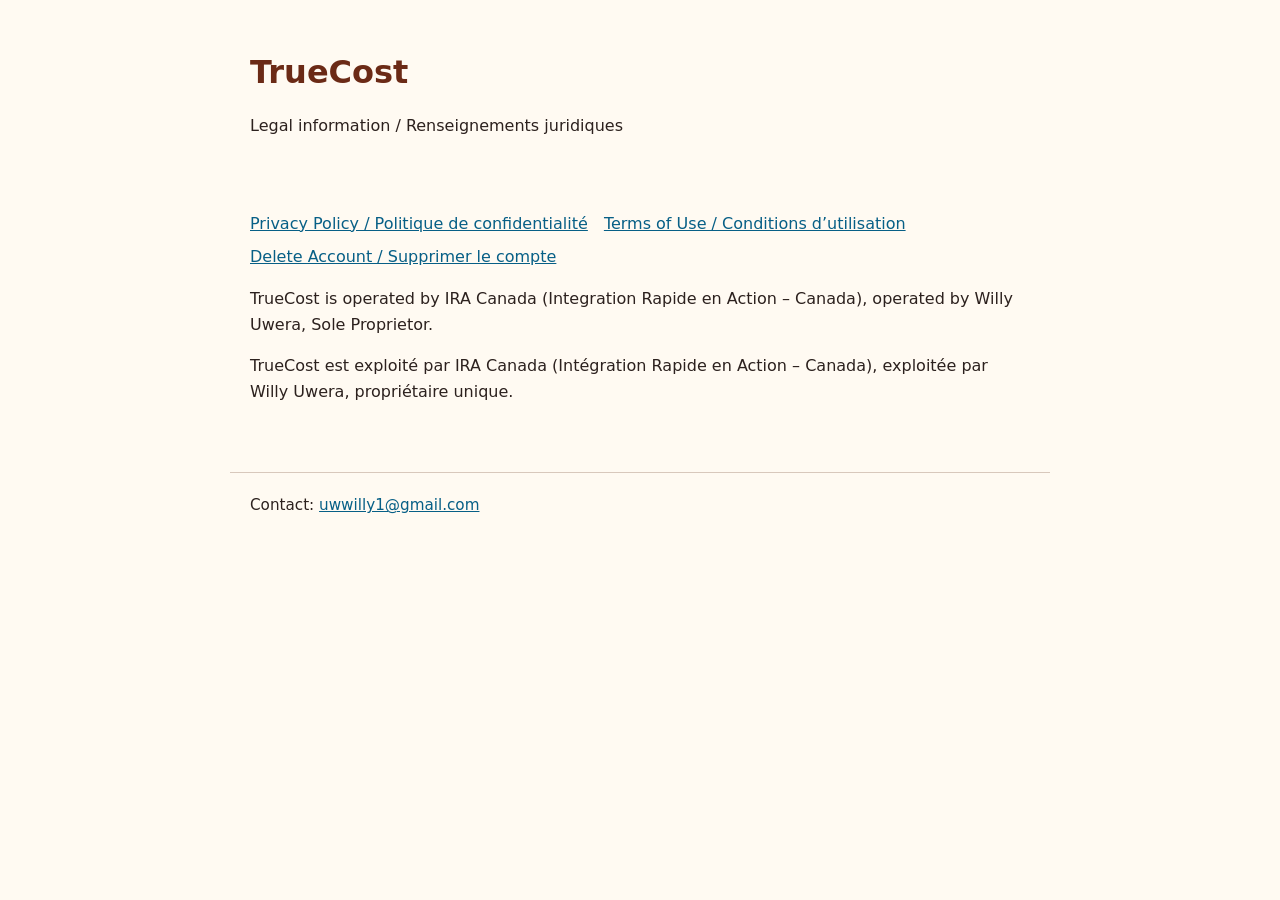
<file: index.html>
<!doctype html>
<html lang="en">
<head><meta charset="utf-8"><meta name="viewport" content="width=device-width,initial-scale=1"><title>TrueCost Legal</title><link rel="stylesheet" href="style.css"></head>
<body><header><h1>TrueCost</h1><p>Legal information / Renseignements juridiques</p></header>
<main><nav aria-label="Legal pages"><a href="privacy/">Privacy Policy / Politique de confidentialité</a><a href="terms/">Terms of Use / Conditions d’utilisation</a><a href="delete-account/">Delete Account / Supprimer le compte</a></nav>
<p>TrueCost is operated by IRA Canada (Integration Rapide en Action – Canada), operated by Willy Uwera, Sole Proprietor.</p>
<p lang="fr">TrueCost est exploité par IRA Canada (Intégration Rapide en Action – Canada), exploitée par Willy Uwera, propriétaire unique.</p></main>
<footer>Contact: <a href="mailto:uwwilly1@gmail.com">uwwilly1@gmail.com</a></footer></body></html>
</file>
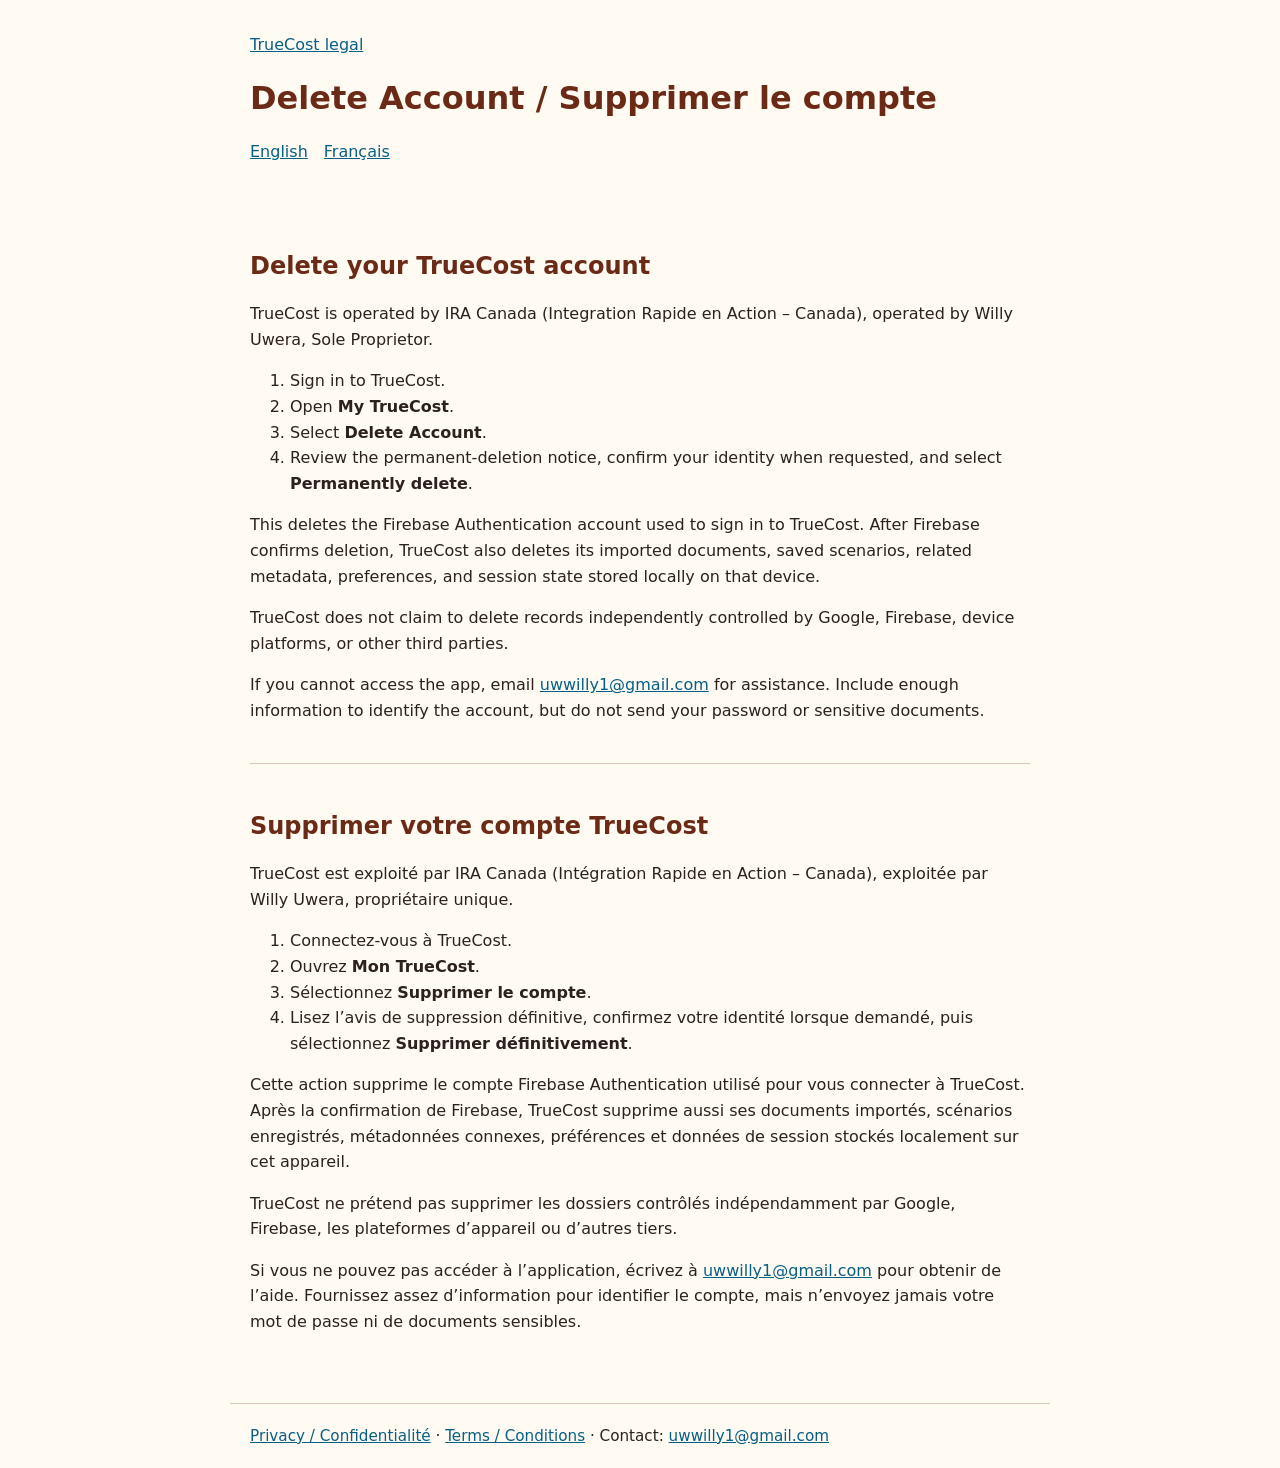
<file: delete-account/index.html>
<!doctype html>
<html lang="en">
<head><meta charset="utf-8"><meta name="viewport" content="width=device-width,initial-scale=1"><title>Delete your TrueCost account</title><link rel="stylesheet" href="../style.css"></head>
<body><header><a href="../">TrueCost legal</a><h1>Delete Account / Supprimer le compte</h1><nav aria-label="Languages"><a href="#en">English</a><a href="#fr" lang="fr">Français</a></nav></header>
<main>
<section id="en"><h2>Delete your TrueCost account</h2><p>TrueCost is operated by IRA Canada (Integration Rapide en Action – Canada), operated by Willy Uwera, Sole Proprietor.</p><ol><li>Sign in to TrueCost.</li><li>Open <strong>My TrueCost</strong>.</li><li>Select <strong>Delete Account</strong>.</li><li>Review the permanent-deletion notice, confirm your identity when requested, and select <strong>Permanently delete</strong>.</li></ol><p>This deletes the Firebase Authentication account used to sign in to TrueCost. After Firebase confirms deletion, TrueCost also deletes its imported documents, saved scenarios, related metadata, preferences, and session state stored locally on that device.</p><p>TrueCost does not claim to delete records independently controlled by Google, Firebase, device platforms, or other third parties.</p><p>If you cannot access the app, email <a href="mailto:uwwilly1@gmail.com">uwwilly1@gmail.com</a> for assistance. Include enough information to identify the account, but do not send your password or sensitive documents.</p></section>
<section id="fr" class="language" lang="fr"><h2>Supprimer votre compte TrueCost</h2><p>TrueCost est exploité par IRA Canada (Intégration Rapide en Action – Canada), exploitée par Willy Uwera, propriétaire unique.</p><ol><li>Connectez-vous à TrueCost.</li><li>Ouvrez <strong>Mon TrueCost</strong>.</li><li>Sélectionnez <strong>Supprimer le compte</strong>.</li><li>Lisez l’avis de suppression définitive, confirmez votre identité lorsque demandé, puis sélectionnez <strong>Supprimer définitivement</strong>.</li></ol><p>Cette action supprime le compte Firebase Authentication utilisé pour vous connecter à TrueCost. Après la confirmation de Firebase, TrueCost supprime aussi ses documents importés, scénarios enregistrés, métadonnées connexes, préférences et données de session stockés localement sur cet appareil.</p><p>TrueCost ne prétend pas supprimer les dossiers contrôlés indépendamment par Google, Firebase, les plateformes d’appareil ou d’autres tiers.</p><p>Si vous ne pouvez pas accéder à l’application, écrivez à <a href="mailto:uwwilly1@gmail.com">uwwilly1@gmail.com</a> pour obtenir de l’aide. Fournissez assez d’information pour identifier le compte, mais n’envoyez jamais votre mot de passe ni de documents sensibles.</p></section>
</main><footer><a href="../privacy/">Privacy / Confidentialité</a> · <a href="../terms/">Terms / Conditions</a> · Contact: <a href="mailto:uwwilly1@gmail.com">uwwilly1@gmail.com</a></footer></body></html>
</file>
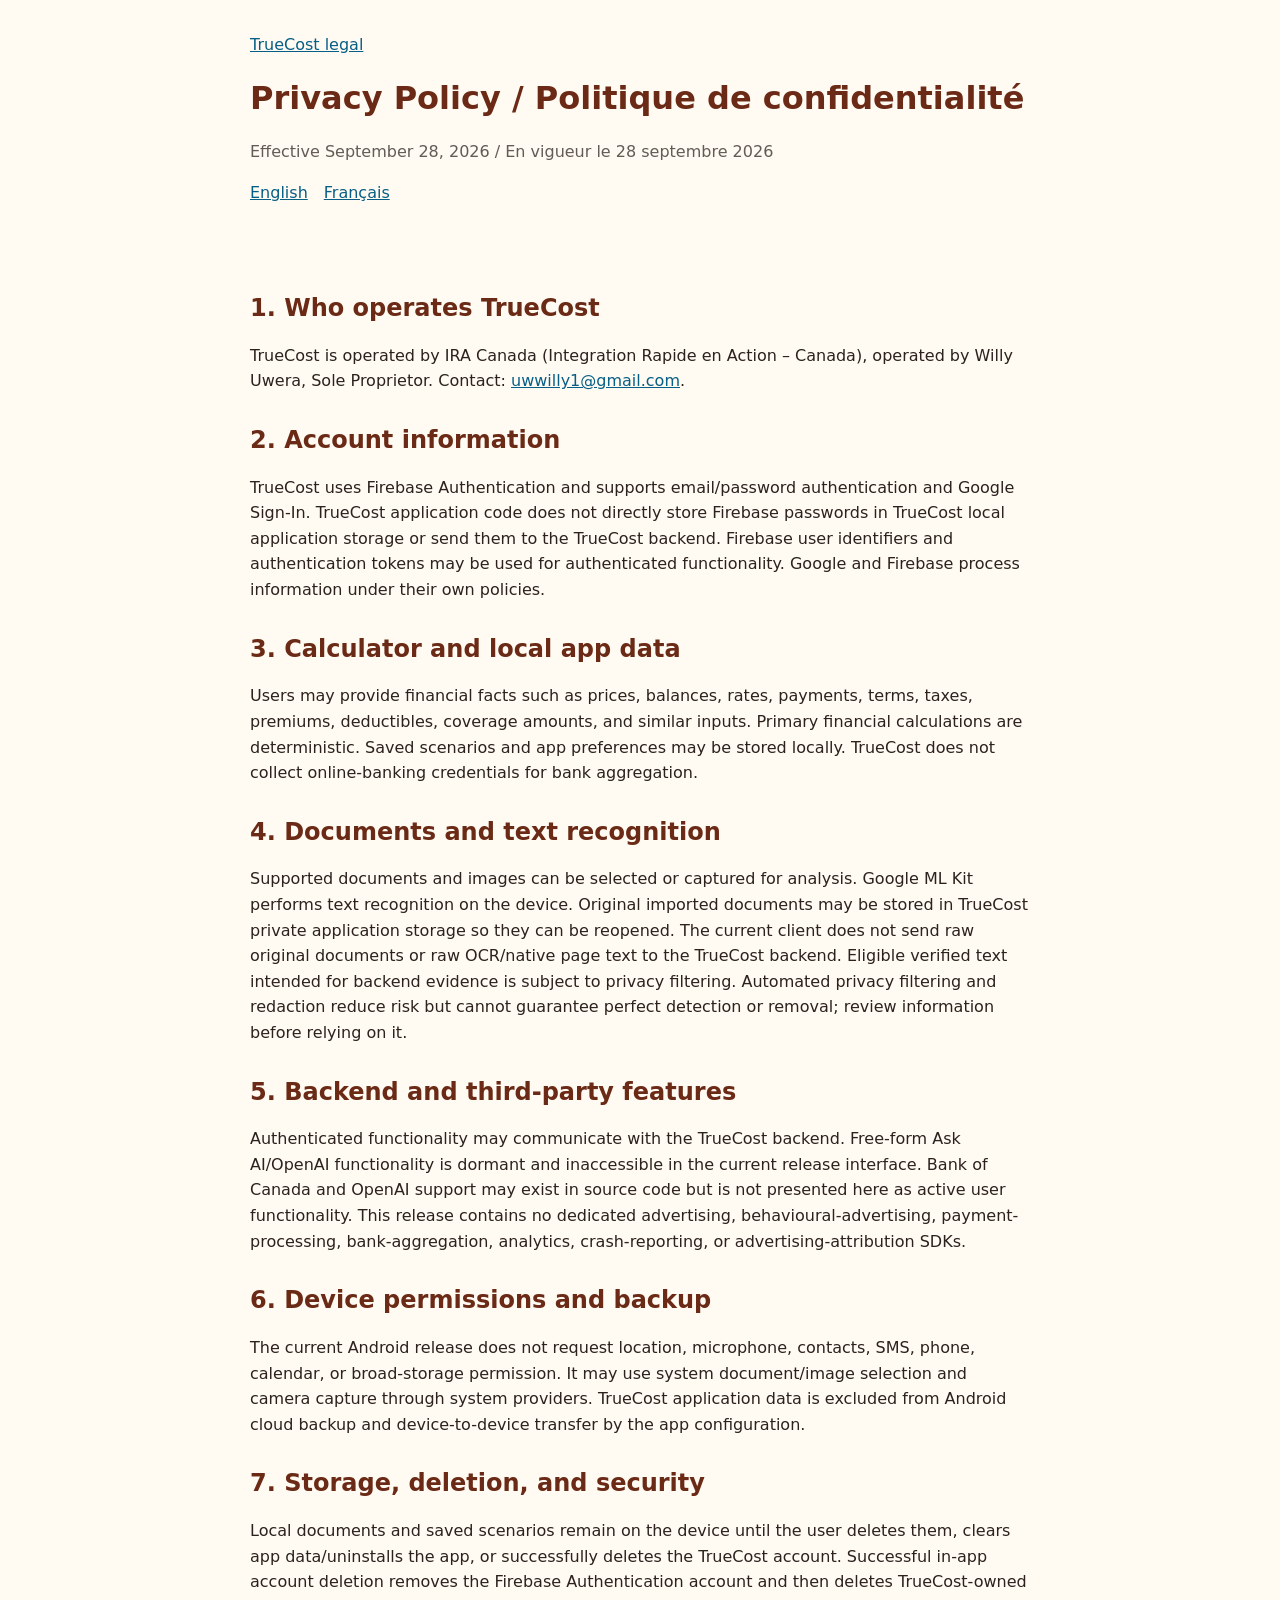
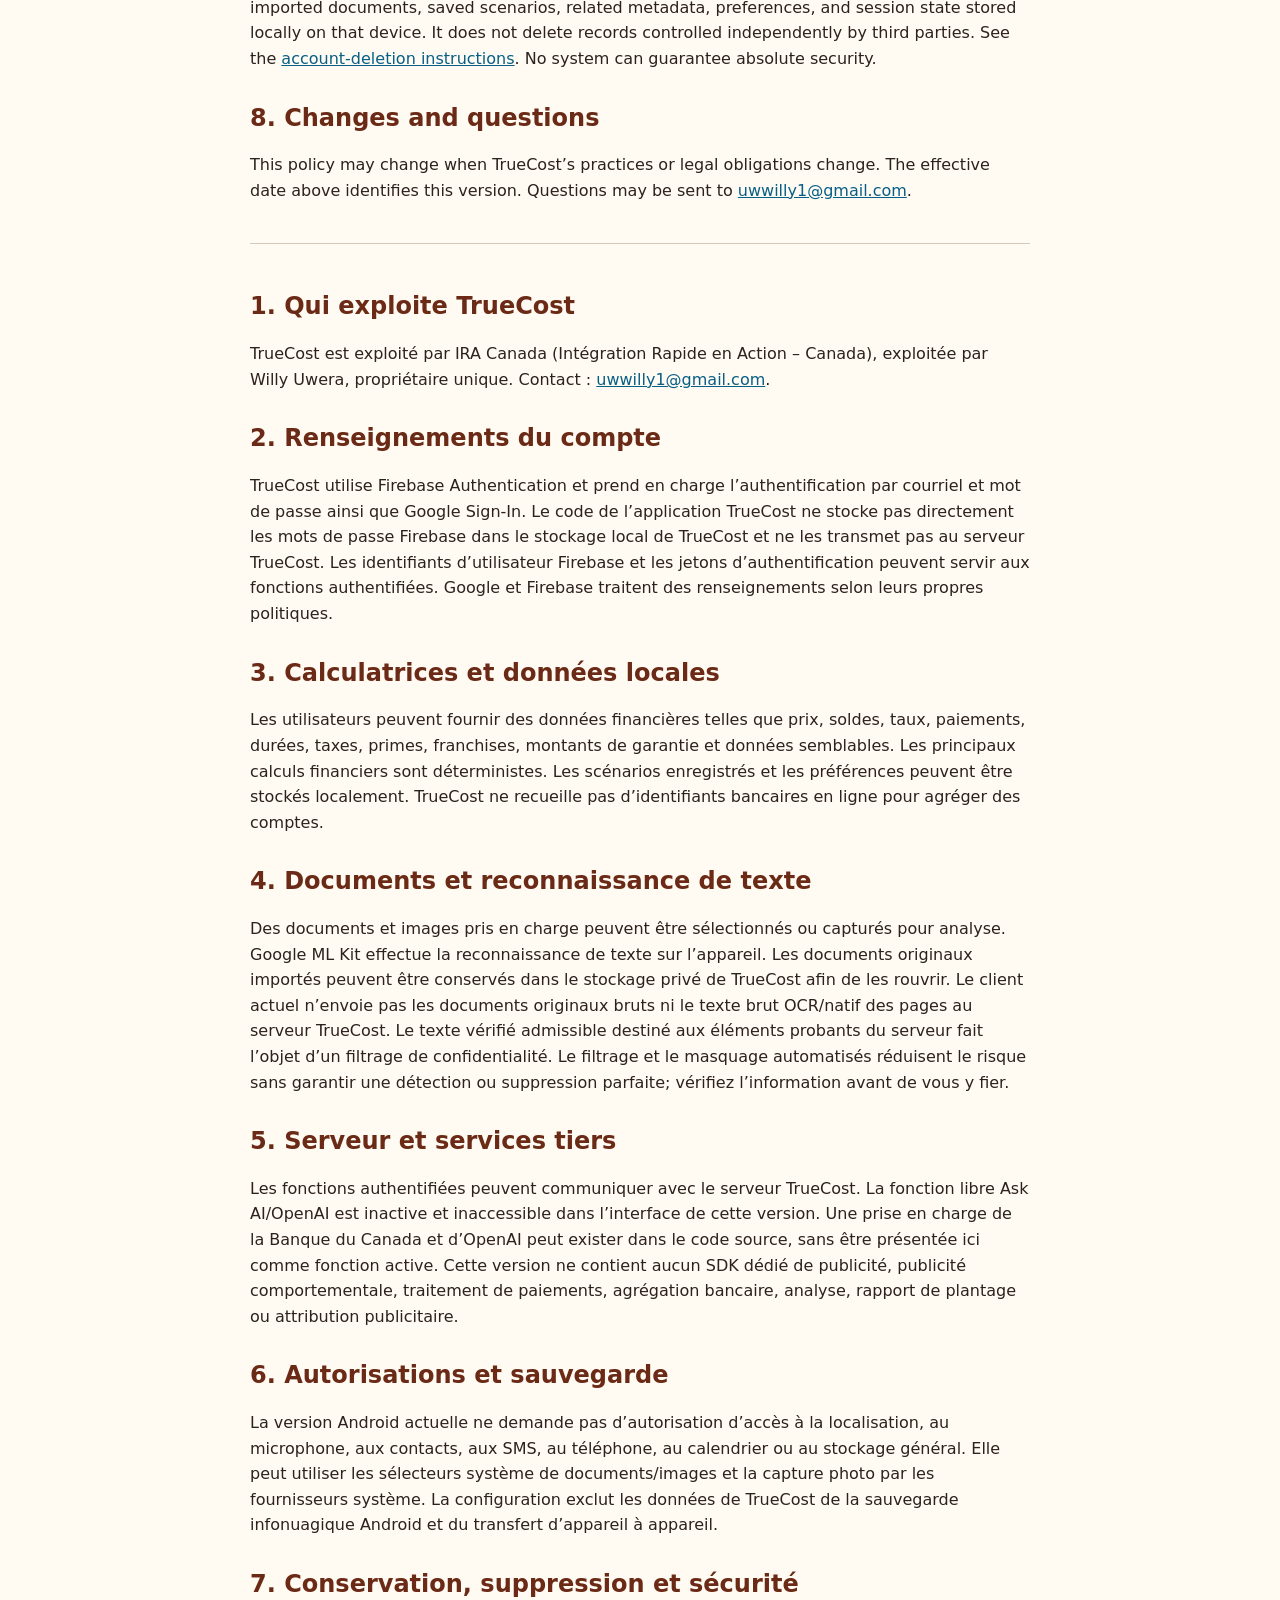
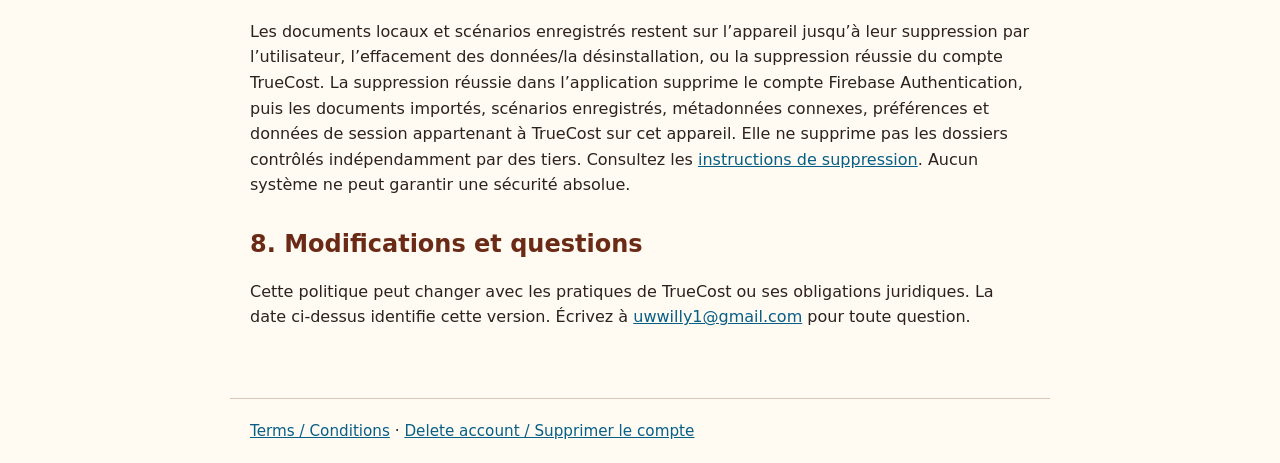
<file: privacy/index.html>
<!doctype html>
<html lang="en">
<head><meta charset="utf-8"><meta name="viewport" content="width=device-width,initial-scale=1"><title>TrueCost Privacy Policy</title><link rel="stylesheet" href="../style.css"></head>
<body><header><a href="../">TrueCost legal</a><h1>Privacy Policy / Politique de confidentialité</h1><p class="meta">Effective September 28, 2026 / En vigueur le 28 septembre 2026</p><nav aria-label="Languages"><a href="#en">English</a><a href="#fr" lang="fr">Français</a></nav></header>
<main>
<article id="en"><h2>1. Who operates TrueCost</h2><p>TrueCost is operated by IRA Canada (Integration Rapide en Action – Canada), operated by Willy Uwera, Sole Proprietor. Contact: <a href="mailto:uwwilly1@gmail.com">uwwilly1@gmail.com</a>.</p><h2>2. Account information</h2><p>TrueCost uses Firebase Authentication and supports email/password authentication and Google Sign-In. TrueCost application code does not directly store Firebase passwords in TrueCost local application storage or send them to the TrueCost backend. Firebase user identifiers and authentication tokens may be used for authenticated functionality. Google and Firebase process information under their own policies.</p><h2>3. Calculator and local app data</h2><p>Users may provide financial facts such as prices, balances, rates, payments, terms, taxes, premiums, deductibles, coverage amounts, and similar inputs. Primary financial calculations are deterministic. Saved scenarios and app preferences may be stored locally. TrueCost does not collect online-banking credentials for bank aggregation.</p><h2>4. Documents and text recognition</h2><p>Supported documents and images can be selected or captured for analysis. Google ML Kit performs text recognition on the device. Original imported documents may be stored in TrueCost private application storage so they can be reopened. The current client does not send raw original documents or raw OCR/native page text to the TrueCost backend. Eligible verified text intended for backend evidence is subject to privacy filtering. Automated privacy filtering and redaction reduce risk but cannot guarantee perfect detection or removal; review information before relying on it.</p><h2>5. Backend and third-party features</h2><p>Authenticated functionality may communicate with the TrueCost backend. Free-form Ask AI/OpenAI functionality is dormant and inaccessible in the current release interface. Bank of Canada and OpenAI support may exist in source code but is not presented here as active user functionality. This release contains no dedicated advertising, behavioural-advertising, payment-processing, bank-aggregation, analytics, crash-reporting, or advertising-attribution SDKs.</p><h2>6. Device permissions and backup</h2><p>The current Android release does not request location, microphone, contacts, SMS, phone, calendar, or broad-storage permission. It may use system document/image selection and camera capture through system providers. TrueCost application data is excluded from Android cloud backup and device-to-device transfer by the app configuration.</p><h2>7. Storage, deletion, and security</h2><p>Local documents and saved scenarios remain on the device until the user deletes them, clears app data/uninstalls the app, or successfully deletes the TrueCost account. Successful in-app account deletion removes the Firebase Authentication account and then deletes TrueCost-owned imported documents, saved scenarios, related metadata, preferences, and session state stored locally on that device. It does not delete records controlled independently by third parties. See the <a href="../delete-account/">account-deletion instructions</a>. No system can guarantee absolute security.</p><h2>8. Changes and questions</h2><p>This policy may change when TrueCost’s practices or legal obligations change. The effective date above identifies this version. Questions may be sent to <a href="mailto:uwwilly1@gmail.com">uwwilly1@gmail.com</a>.</p></article>
<article id="fr" class="language" lang="fr"><h2>1. Qui exploite TrueCost</h2><p>TrueCost est exploité par IRA Canada (Intégration Rapide en Action – Canada), exploitée par Willy Uwera, propriétaire unique. Contact : <a href="mailto:uwwilly1@gmail.com">uwwilly1@gmail.com</a>.</p><h2>2. Renseignements du compte</h2><p>TrueCost utilise Firebase Authentication et prend en charge l’authentification par courriel et mot de passe ainsi que Google Sign-In. Le code de l’application TrueCost ne stocke pas directement les mots de passe Firebase dans le stockage local de TrueCost et ne les transmet pas au serveur TrueCost. Les identifiants d’utilisateur Firebase et les jetons d’authentification peuvent servir aux fonctions authentifiées. Google et Firebase traitent des renseignements selon leurs propres politiques.</p><h2>3. Calculatrices et données locales</h2><p>Les utilisateurs peuvent fournir des données financières telles que prix, soldes, taux, paiements, durées, taxes, primes, franchises, montants de garantie et données semblables. Les principaux calculs financiers sont déterministes. Les scénarios enregistrés et les préférences peuvent être stockés localement. TrueCost ne recueille pas d’identifiants bancaires en ligne pour agréger des comptes.</p><h2>4. Documents et reconnaissance de texte</h2><p>Des documents et images pris en charge peuvent être sélectionnés ou capturés pour analyse. Google ML Kit effectue la reconnaissance de texte sur l’appareil. Les documents originaux importés peuvent être conservés dans le stockage privé de TrueCost afin de les rouvrir. Le client actuel n’envoie pas les documents originaux bruts ni le texte brut OCR/natif des pages au serveur TrueCost. Le texte vérifié admissible destiné aux éléments probants du serveur fait l’objet d’un filtrage de confidentialité. Le filtrage et le masquage automatisés réduisent le risque sans garantir une détection ou suppression parfaite; vérifiez l’information avant de vous y fier.</p><h2>5. Serveur et services tiers</h2><p>Les fonctions authentifiées peuvent communiquer avec le serveur TrueCost. La fonction libre Ask AI/OpenAI est inactive et inaccessible dans l’interface de cette version. Une prise en charge de la Banque du Canada et d’OpenAI peut exister dans le code source, sans être présentée ici comme fonction active. Cette version ne contient aucun SDK dédié de publicité, publicité comportementale, traitement de paiements, agrégation bancaire, analyse, rapport de plantage ou attribution publicitaire.</p><h2>6. Autorisations et sauvegarde</h2><p>La version Android actuelle ne demande pas d’autorisation d’accès à la localisation, au microphone, aux contacts, aux SMS, au téléphone, au calendrier ou au stockage général. Elle peut utiliser les sélecteurs système de documents/images et la capture photo par les fournisseurs système. La configuration exclut les données de TrueCost de la sauvegarde infonuagique Android et du transfert d’appareil à appareil.</p><h2>7. Conservation, suppression et sécurité</h2><p>Les documents locaux et scénarios enregistrés restent sur l’appareil jusqu’à leur suppression par l’utilisateur, l’effacement des données/la désinstallation, ou la suppression réussie du compte TrueCost. La suppression réussie dans l’application supprime le compte Firebase Authentication, puis les documents importés, scénarios enregistrés, métadonnées connexes, préférences et données de session appartenant à TrueCost sur cet appareil. Elle ne supprime pas les dossiers contrôlés indépendamment par des tiers. Consultez les <a href="../delete-account/#fr">instructions de suppression</a>. Aucun système ne peut garantir une sécurité absolue.</p><h2>8. Modifications et questions</h2><p>Cette politique peut changer avec les pratiques de TrueCost ou ses obligations juridiques. La date ci-dessus identifie cette version. Écrivez à <a href="mailto:uwwilly1@gmail.com">uwwilly1@gmail.com</a> pour toute question.</p></article>
</main><footer><a href="../terms/">Terms / Conditions</a> · <a href="../delete-account/">Delete account / Supprimer le compte</a></footer></body></html>
</file>
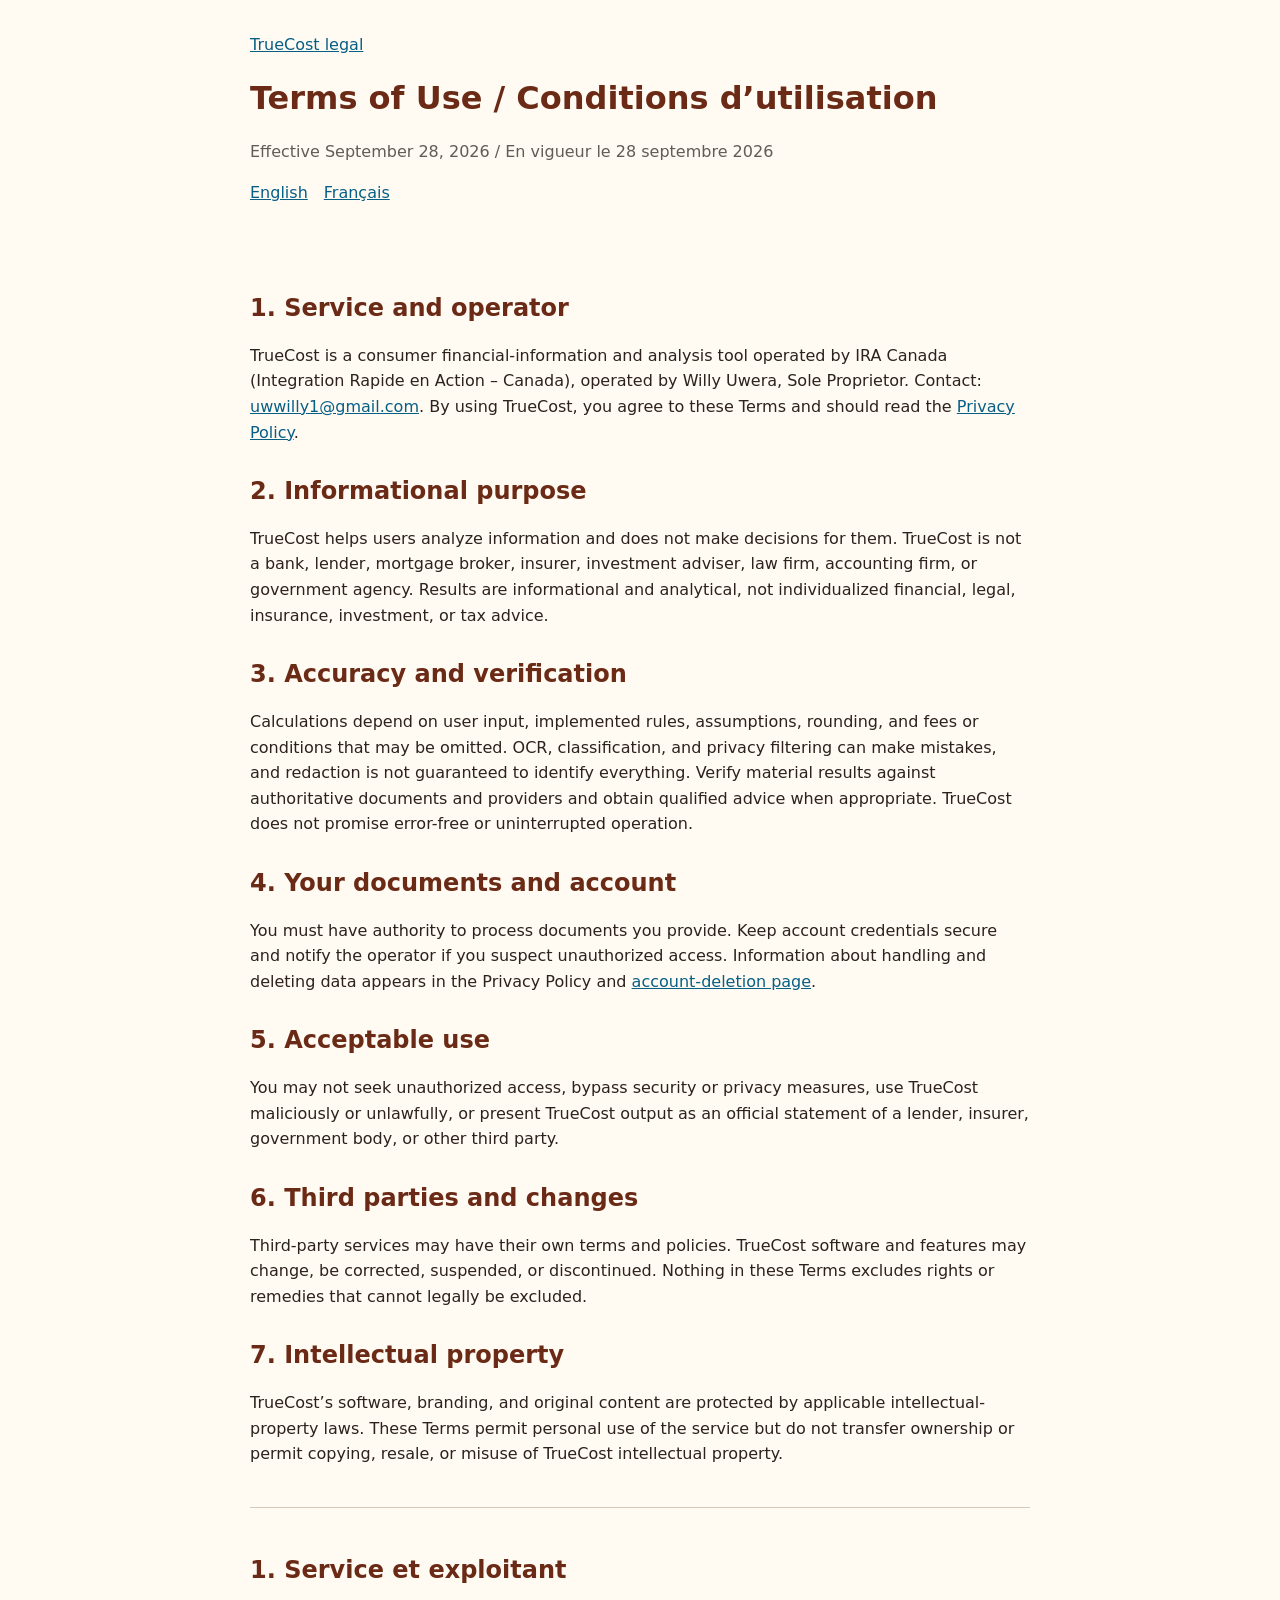
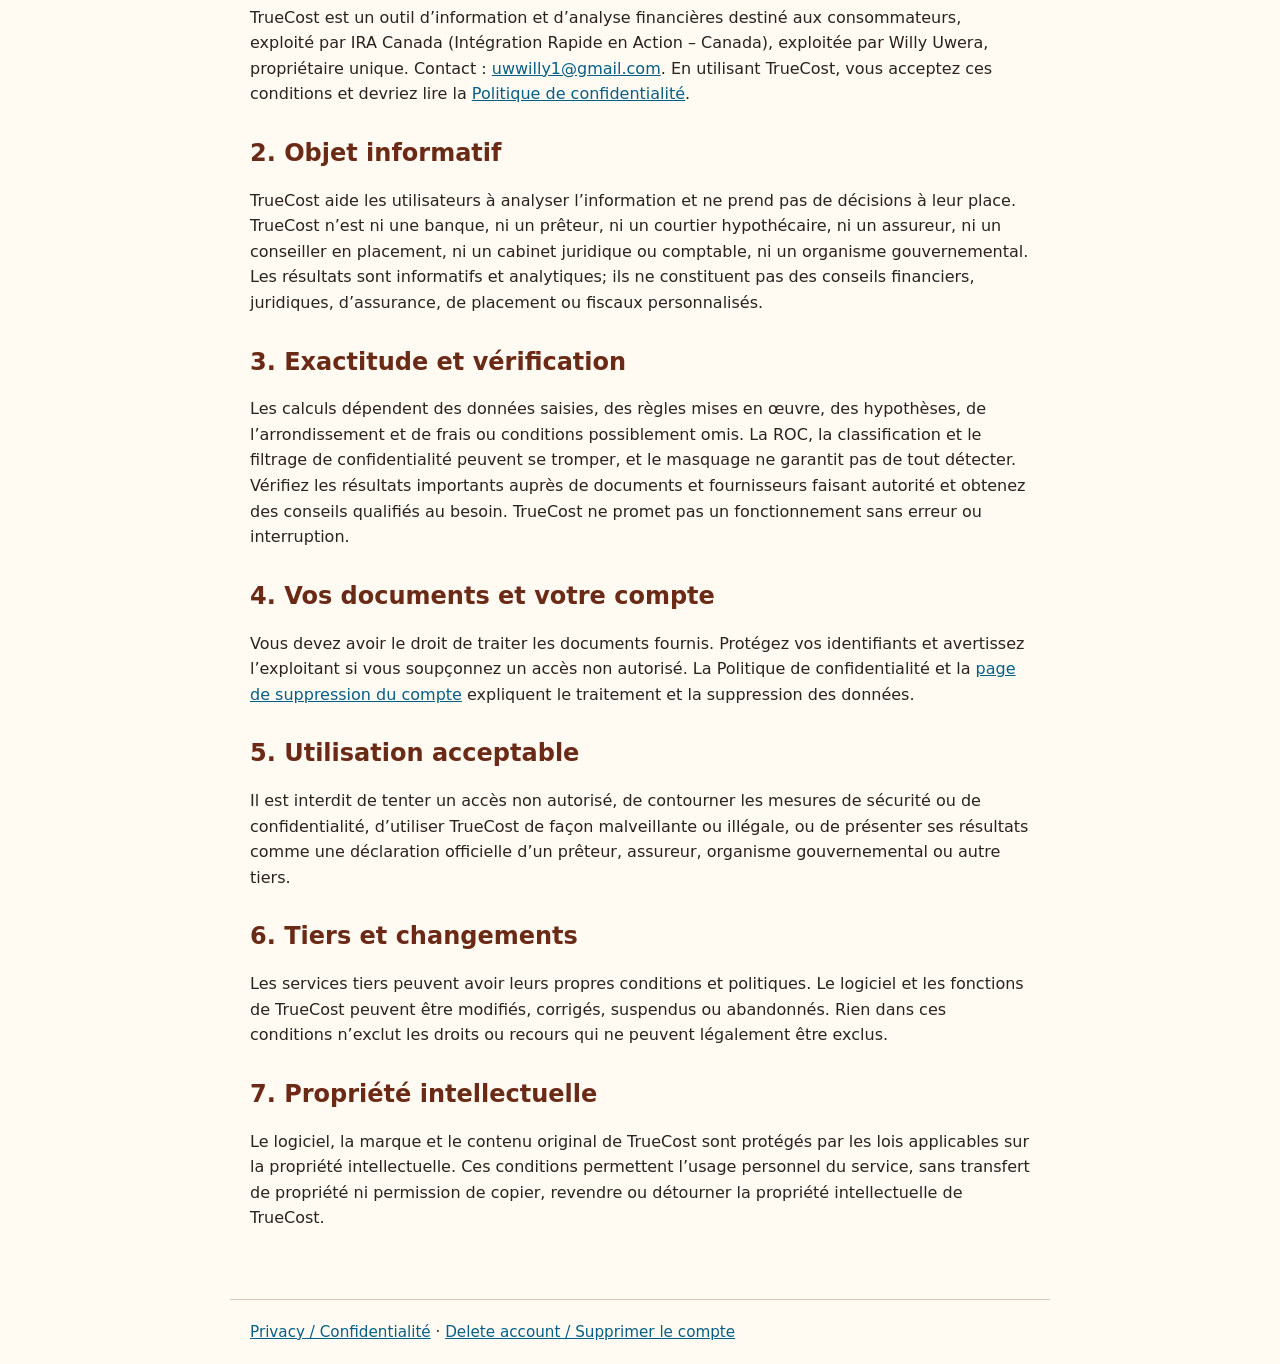
<file: terms/index.html>
<!doctype html>
<html lang="en">
<head><meta charset="utf-8"><meta name="viewport" content="width=device-width,initial-scale=1"><title>TrueCost Terms of Use</title><link rel="stylesheet" href="../style.css"></head>
<body><header><a href="../">TrueCost legal</a><h1>Terms of Use / Conditions d’utilisation</h1><p class="meta">Effective September 28, 2026 / En vigueur le 28 septembre 2026</p><nav aria-label="Languages"><a href="#en">English</a><a href="#fr" lang="fr">Français</a></nav></header>
<main>
<article id="en"><h2>1. Service and operator</h2><p>TrueCost is a consumer financial-information and analysis tool operated by IRA Canada (Integration Rapide en Action – Canada), operated by Willy Uwera, Sole Proprietor. Contact: <a href="mailto:uwwilly1@gmail.com">uwwilly1@gmail.com</a>. By using TrueCost, you agree to these Terms and should read the <a href="../privacy/">Privacy Policy</a>.</p><h2>2. Informational purpose</h2><p>TrueCost helps users analyze information and does not make decisions for them. TrueCost is not a bank, lender, mortgage broker, insurer, investment adviser, law firm, accounting firm, or government agency. Results are informational and analytical, not individualized financial, legal, insurance, investment, or tax advice.</p><h2>3. Accuracy and verification</h2><p>Calculations depend on user input, implemented rules, assumptions, rounding, and fees or conditions that may be omitted. OCR, classification, and privacy filtering can make mistakes, and redaction is not guaranteed to identify everything. Verify material results against authoritative documents and providers and obtain qualified advice when appropriate. TrueCost does not promise error-free or uninterrupted operation.</p><h2>4. Your documents and account</h2><p>You must have authority to process documents you provide. Keep account credentials secure and notify the operator if you suspect unauthorized access. Information about handling and deleting data appears in the Privacy Policy and <a href="../delete-account/">account-deletion page</a>.</p><h2>5. Acceptable use</h2><p>You may not seek unauthorized access, bypass security or privacy measures, use TrueCost maliciously or unlawfully, or present TrueCost output as an official statement of a lender, insurer, government body, or other third party.</p><h2>6. Third parties and changes</h2><p>Third-party services may have their own terms and policies. TrueCost software and features may change, be corrected, suspended, or discontinued. Nothing in these Terms excludes rights or remedies that cannot legally be excluded.</p><h2>7. Intellectual property</h2><p>TrueCost’s software, branding, and original content are protected by applicable intellectual-property laws. These Terms permit personal use of the service but do not transfer ownership or permit copying, resale, or misuse of TrueCost intellectual property.</p></article>
<article id="fr" class="language" lang="fr"><h2>1. Service et exploitant</h2><p>TrueCost est un outil d’information et d’analyse financières destiné aux consommateurs, exploité par IRA Canada (Intégration Rapide en Action – Canada), exploitée par Willy Uwera, propriétaire unique. Contact : <a href="mailto:uwwilly1@gmail.com">uwwilly1@gmail.com</a>. En utilisant TrueCost, vous acceptez ces conditions et devriez lire la <a href="../privacy/#fr">Politique de confidentialité</a>.</p><h2>2. Objet informatif</h2><p>TrueCost aide les utilisateurs à analyser l’information et ne prend pas de décisions à leur place. TrueCost n’est ni une banque, ni un prêteur, ni un courtier hypothécaire, ni un assureur, ni un conseiller en placement, ni un cabinet juridique ou comptable, ni un organisme gouvernemental. Les résultats sont informatifs et analytiques; ils ne constituent pas des conseils financiers, juridiques, d’assurance, de placement ou fiscaux personnalisés.</p><h2>3. Exactitude et vérification</h2><p>Les calculs dépendent des données saisies, des règles mises en œuvre, des hypothèses, de l’arrondissement et de frais ou conditions possiblement omis. La ROC, la classification et le filtrage de confidentialité peuvent se tromper, et le masquage ne garantit pas de tout détecter. Vérifiez les résultats importants auprès de documents et fournisseurs faisant autorité et obtenez des conseils qualifiés au besoin. TrueCost ne promet pas un fonctionnement sans erreur ou interruption.</p><h2>4. Vos documents et votre compte</h2><p>Vous devez avoir le droit de traiter les documents fournis. Protégez vos identifiants et avertissez l’exploitant si vous soupçonnez un accès non autorisé. La Politique de confidentialité et la <a href="../delete-account/#fr">page de suppression du compte</a> expliquent le traitement et la suppression des données.</p><h2>5. Utilisation acceptable</h2><p>Il est interdit de tenter un accès non autorisé, de contourner les mesures de sécurité ou de confidentialité, d’utiliser TrueCost de façon malveillante ou illégale, ou de présenter ses résultats comme une déclaration officielle d’un prêteur, assureur, organisme gouvernemental ou autre tiers.</p><h2>6. Tiers et changements</h2><p>Les services tiers peuvent avoir leurs propres conditions et politiques. Le logiciel et les fonctions de TrueCost peuvent être modifiés, corrigés, suspendus ou abandonnés. Rien dans ces conditions n’exclut les droits ou recours qui ne peuvent légalement être exclus.</p><h2>7. Propriété intellectuelle</h2><p>Le logiciel, la marque et le contenu original de TrueCost sont protégés par les lois applicables sur la propriété intellectuelle. Ces conditions permettent l’usage personnel du service, sans transfert de propriété ni permission de copier, revendre ou détourner la propriété intellectuelle de TrueCost.</p></article>
</main><footer><a href="../privacy/">Privacy / Confidentialité</a> · <a href="../delete-account/">Delete account / Supprimer le compte</a></footer></body></html>
</file>
<file: style.css>
:root { color-scheme: light; font-family: system-ui, -apple-system, sans-serif; color: #2c211e; background: #fffaf2; }
body { margin: 0; line-height: 1.6; }
header, main, footer { max-width: 780px; margin: auto; padding: 1.25rem; }
header { padding-top: 2rem; }
h1, h2 { color: #6b2a16; line-height: 1.2; }
h2 { margin-top: 2rem; }
nav { display: flex; flex-wrap: wrap; gap: .5rem 1rem; margin: 1rem 0; }
a { color: #075f86; }
.language { border-top: 1px solid #d8c8bc; margin-top: 2.5rem; padding-top: 1rem; }
.meta { color: #625b57; }
footer { border-top: 1px solid #d8c8bc; margin-top: 2rem; font-size: .95rem; }
@media (max-width: 520px) { header, main, footer { padding: 1rem; } h1 { font-size: 1.8rem; } }
</file>
